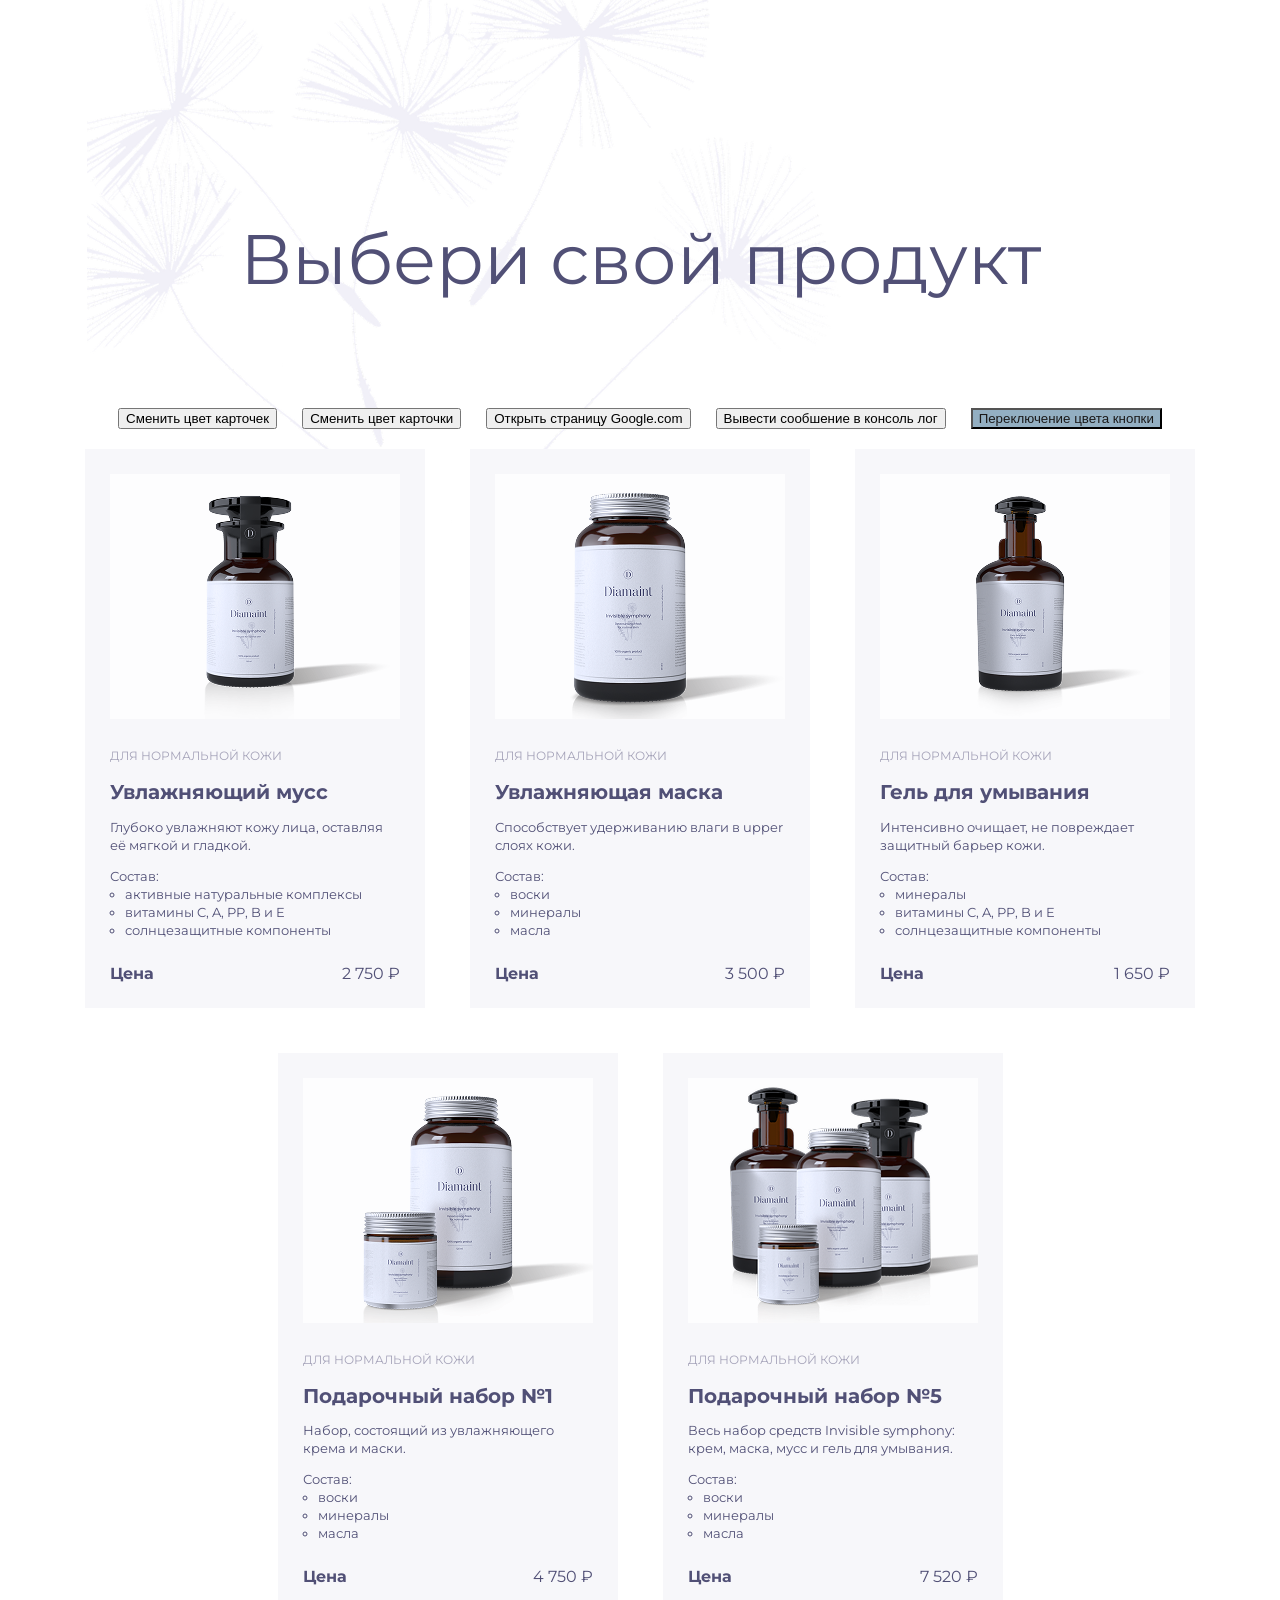
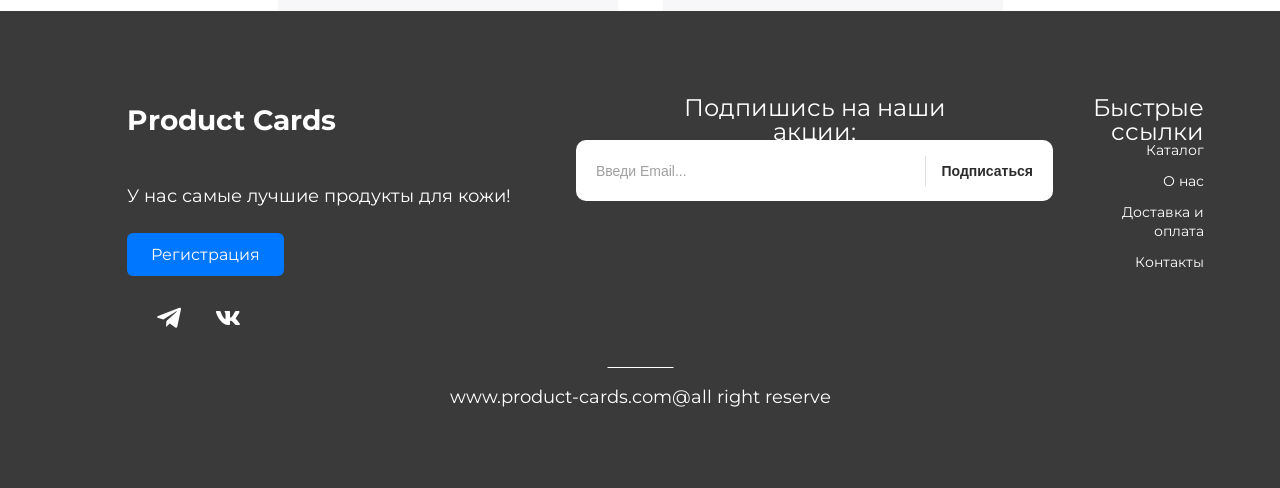
<file: index.html>
<!DOCTYPE html>
<html lang="en">

<head>
  <meta charset="UTF-8">
  <meta name="viewport" content="width=device-width, initial-scale=1.0">
  <title>Document</title>
  <link rel="stylesheet" href="style.css">
</head>

<body>
  <div id="overlay" class="overlay"></div>
  <main class="catalog">
    <div class="container catalog__container">
      <h1 class="title catalog__title">Выбери свой продукт</h1>
      <div class="products__buttons">
        <button id="change-color-products-cards-button">Сменить цвет карточек</button>
        <button id="button-card-color-change">Сменить цвет карточки</button>
        <button id="open-google">Открыть страницу Google.com</button>
        <button id="output-console-log">Вывести сообшение в консоль лог</button>
        <button id="toggle-color-button">Переключение цвета кнопки</button>
      </div>
      <ul class="products products-cards ">
        <li class="products__item card">
          <img src="images/moisturizing_mousse.png" alt="" class="card__image">
          <span class="card__category">для нормальной кожи</span>
          <h2 class="card__name">Увлажняющий мусс</h2>
          <div class="card__description">
            <p>Глубоко увлажняют кожу лица, оставляя её мягкой и гладкой.</p>
          </div>
          <div class="card__compaund compaund">
            <span class="compaund__name">Состав: </span>
            <ul class="compaund__list">
              <li>активные натуральные комплексы</li>
              <li>витамины С, А, РР, В И Е</li>
              <li>солнцезащитные компоненты</li>
            </ul>
          </div>
          <div class="card__price">
            <b>Цена</b>
            <span>2 750 &#8381;</span>
          </div>
        </li>

        <li class="products__item card">
          <img src="images/moisturizing_mask.png" alt="" class="card__image">
          <span class="card__category">для нормальной кожи</span>
          <h2 class="card__name">Увлажняющая маска</h2>
          <div class="card__description">
            <p>Способствует удерживанию влаги в верхних слоях кожи.</p>
          </div>
          <div class="card__compaund compaund">
            <span class="compaund__name">Состав: </span>
            <ul class="compaund__list">
              <li>воски</li>
              <li>минералы</li>
              <li>масла</li>
            </ul>
          </div>
          <div class="card__price">
            <b>Цена</b>
            <span>3 500 &#8381;</span>
          </div>
        </li>


        <li class="products__item card">
          <img src="images/cleansing_gel.png" alt="" class="card__image">
          <span class="card__category">для нормальной кожи</span>
          <h2 class="card__name">Гель для умывания</h2>
          <div class="card__description">
            <p>Интенсивно очищает, не повреждает защитный барьер кожи.</p>
          </div>
          <div class="card__compaund compaund">
            <span class="compaund__name">Состав: </span>
            <ul class="compaund__list">
              <li>минералы</li>
              <li>витамины С, А, РР, В И Е</li>
              <li>солнцезащитные компоненты</li>
            </ul>
          </div>
          <div class="card__price">
            <b>Цена</b>
            <span>1 650 &#8381;</span>
          </div>
        </li>


        <li class="products__item card">
          <img src="images/Gift-Set-1.png" alt="" class="card__image">
          <span class="card__category">для нормальной кожи</span>
          <h2 class="card__name">Подарочный набор №1</h2>
          <div class="card__description">
            <p>Набор, состоящий из увлажняющего крема и маски.</p>
          </div>
          <div class="card__compaund compaund">
            <span class="compaund__name">Состав: </span>
            <ul class="compaund__list">
              <li>воски</li>
              <li>минералы</li>
              <li>масла</li>
            </ul>
          </div>
          <div class="card__price">
            <b>Цена</b>
            <span>4 750 &#8381;</span>
          </div>
        </li>


        <li class="products__item card">
          <img src="images/Gift-set-5.png" alt="" class="card__image">
          <span class="card__category">для нормальной кожи</span>
          <h2 class="card__name">Подарочный набор №5</h2>
          <div class="card__description">
            <p>Весь набор средств Invisible symphony, крем, маска, мусс и гель для умывания.</p>
          </div>
          <div class="card__compaund compaund">
            <span class="compaund__name">Состав: </span>
            <ul class="compaund__list">
              <li>воски</li>
              <li>минералы</li>
              <li>масла</li>
            </ul>
          </div>
          <div class="card__price">
            <b>Цена</b>
            <span>7 520 &#8381;</span>
          </div>
        </li>
      </ul>


      <template id="product-template">
        <li class="products__item card">
          <img src="" alt="" class="card__image">
          <span class="card__category">для нормальной кожи</span>
          <h2 class="card__name"></h2>
          <div class="card__description">
            <p></p>
          </div>
          <div class="card__compaund compaund">
            <span class="compaund__name">Состав: </span>
            <ul class="compaund__list">
            </ul>
          </div>
          <div class="card__price">
            <b>Цена</b>
            <span></span>
          </div>
        </li>
      </template>
    </div>
  </main>


  <footer class="footer">
    <div class="container footer__container">
      <div class="footer__brand">
        <h2 class="footer__brand">Product Cards</h2>
        <p class="footer__subtitle">У нас самые лучшие продукты для кожи!</p>
        <button id="open-modal-btn">Регистрация</button>
        <div class="social-links">
          <a href="https://t.me" target="_blank" rel="noopener" class="icon-item tg-link" aria-label="Telegram">
            <img src="images/icon-telegram.svg" alt="Telegram" width="24" height="24">
          </a>
          <a href="https://vk.com" target="_blank" rel="noopener" class="icon-item vk-link" aria-label="ВКонтакте">
            <img src="images/icon-vk.svg" alt="ВКонтакте" width="24" height="24">
          </a>
        </div>
      </div>
      <div class="footer__subscribe">
        <h3 class="footer__block-title">Подпишись на наши акции:</h3>
        <form class="footer__form">
          <div class="footer__input-group">
            <input type="email" id="subscribe-email" placeholder="Введи Email..." required class="footer__input">
            <div class="footer__divider"></div>
            <button type="submit" id="subscribe-submit" class="footer__submit-btn">Подписаться</button>
            <div class="footer__bottom-info">
              <div class="footer__line"></div>
              <p class="footer__copyright">www.product-cards.com@all right reserve</p>
            </div>
          </div>
        </form>
      </div>
      <div class="footer__links">
        <h3 class="footer__block-title">Быстрые ссылки</h3>
        <ul class="footer__list">
          <li><a href="#" class="footer__link">Каталог</a></li>
          <li><a href="#" class="footer__link">О нас</a></li>
          <li><a href="#" class="footer__link">Доставка и оплата</a></li>
          <li><a href="#" class="footer__link">Контакты</a></li>
        </ul>
      </div>
    </div>
  </footer>

  <div id="modal" class="modal">
    <div class="modal-content">
      <button id="close-modal-btn" class="modal-close">&times;</button>
      <h2>Регистрация</h2>
      <form class="modal-form" id="reg-form">
        <input type="text" id="reg-name" name="name" placeholder="Имя" required>
        <input type="text" id="reg-surname" name="surname" placeholder="Фамилия" required>
        <input type="date" id="reg-date" name="birthDate" placeholder="дд.мм.гггг" required>
        <input type="text" id="reg-login" name="login" placeholder="Логин" required>
        <input type="password" id="reg-password" name="password" placeholder="Пароль" required>
        <input type="password" id="reg-password-confirm" name="passwordConfirm" placeholder="Повторите пароль" required>
        <button type="submit" class="submit-btn">Зарегистрироваться</button>
      </form>
    </div>
  </div>
  <script src="main.js" type="module"></script>
</body>

</html>
</file>
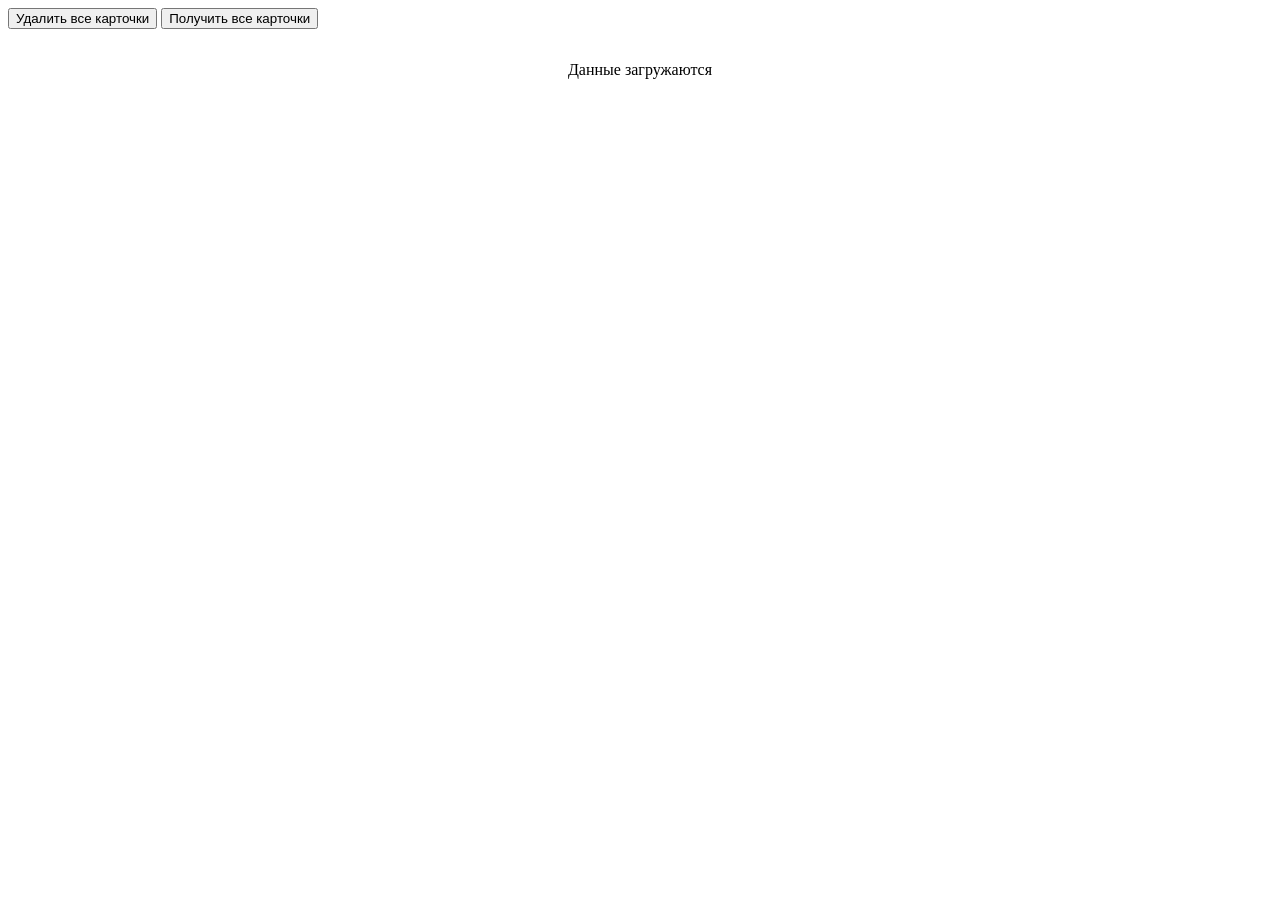
<file: async/async.html>
<!DOCTYPE html>
<html lang="ru">

<head>
  <meta charset="UTF-8">
  <meta name="viewport" content="width=device-width, initial-scale=1.0">
  <title>Async</title>
  <link rel="stylesheet" href="style.css">
</head>

<body>
  <button id="deleteAll">Удалить все карточки</button>
  <button id="getAll">Получить все карточки</button>

  <p id="message"></p>

  <div id="app">
    <p id="loading">Данные загружаются</p>
  </div>

  <template id="userTemplate">
    <div class="card">
      <h2 class="userName"></h2>
      <p class="userEmail"></p>
      <p class="userAge"></p>
      <button class="deleteButton">Удалить</button>
    </div>
  </template>

  <script src="async.js"></script>
</body>

</html>
</file>
<file: style.css>
* {
  box-sizing: border-box;
}

body {
  padding: 0;
  margin: 0;
  color: #515076;
  font-family: "Montserrat";
}

@font-face {
  font-family: "Montserrat";
  src: url("font/Montserrat-Bold.woff") format("woff");
  font-weight: 700;
}

@font-face {
  font-family: "Montserrat";
  src: url("font/Montserrat-Regular.woff") format("woff");
  font-weight: 400;
  font-size: 13px;
}

.container {
  max-width: 1280px;
  margin: 0 auto;
}

.catalog__container {
  background-image: url("images/backgraund_dandelions.png");
  background-repeat: no-repeat;
  background-position: 87px -87px;
  padding-top: 220px;
}

.catalog__title {
  margin-top: 0px;
  margin-bottom: 110px;
}

.title {
  font-size: 70px;
  font-weight: 400;
  line-height: 78px;
  text-align: center;
}

.products__buttons {
  display: flex;
  justify-content: center;
  flex-wrap: wrap;
  column-gap: 25px;
  padding-bottom: 20px;
}

.buttons {
  height: 40px;
  background-color: #F7F7FA;
}

#toggle-color-button {
  background-color: #93afc2;
  color: rgb(27, 26, 26);
  transition: background-color 0.3s ease;
}

#toggle-color-button.active {
  background-color: #2ecc71;
}

.products-cards {
  list-style: none;
  padding: 0;
  margin: 0;
}

.card {
  background-color: #F7F7FA;
  padding: 25px;
  width: 100%;
}

.card__image {
  width: 290px;
  height: 245px;
  display: block;
}

.card__category {
  display: block;
  font-size: 12px;
  line-height: 24px;
  text-transform: uppercase;
  margin-top: 25px;
  margin-bottom: 15px;
  color: #A5A3B9;
}

.card__name {
  font-size: 20px;
  margin-top: 5px;
  line-height: 27px;
}

.card__description {
  margin-top: 5px;
  margin-bottom: 10px;
  min-height: 36px;
  font-size: 13px;
  line-height: 18px;
}

.card__compaund {
  font-size: 13px;
  line-height: 18px;
  margin-bottom: 20px;
}

.card__name {
  font-size: 13;
  line-height: 18px;
}

.compaund__list {
  font-size: 13px;
  line-height: 18px;
  padding-left: 15px;
}

.card__price {
  display: flex;
  margin-top: 25px;
  justify-content: space-between;
}

.products {
  display: flex;
  flex-wrap: wrap;
  justify-content: center;
  gap: 45px;
}

.products__item {
  width: 340px;
}

.footer {
  background-color: #3A3A3A;
  height: 477px;
  padding: 65px 70px 28px 70px;
}

.footer__container {
  display: flex;
  justify-content: space-between;
  align-items: flex-start;
  flex-wrap: nowrap;
  gap: 40px;
  position: relative;
  width: 90%;
  max-width: 1800px;
  height: 350px;
  margin: 0 auto;
}

.footer__list {
  list-style: none;
  padding: 0;
  margin: 0;
}

.footer__list li {
  margin-bottom: 12px;
}

.footer__link {
  color: #ffffff;
  text-decoration: none;
  font-size: 14px;
  transition: opacity 0.2s;
}

.footer__link:hover {
  opacity: 0.7;
}

.footer__brand {
  color: #FFFFFF;
  width: 409px;
  height: 60px;
  font-size: 28px;
  font-weight: 800;
  line-height: 153%;
  text-align: left;
}

.footer__subtitle {
  color: #FFFFFF;
  width: 409px;
  height: 28px;
  font-size: 18px;
  font-weight: 400;
  line-height: 154%;
  text-align: left;
}

#open-modal-btn {
  display: inline-block;
  padding: 12px 24px;
  font-family: inherit;
  font-size: 16px;
  font-weight: 500;
  color: #ffffff;
  background-color: #0077ff;
  border: none;
  border-radius: 6px;
  cursor: pointer;
  transition: background-color 0.2s ease, transform 0.1s ease;
}

#open-modal-btn:hover {
  background-color: #0062cc;
}

#open-modal-btn:active {
  transform: scale(0.98);
}

#open-modal-btn:focus-visible {
  outline: 3px solid rgba(0, 119, 255, 0.4);
  outline-offset: 2px;
}

.social-links {
  display: flex;
  gap: 15px;
  align-items: center;
  padding: 20px;
}

.icon-item {
  display: inline-flex;
  justify-content: center;
  align-items: center;
  width: 44px;
  height: 44px;
  transition: transform 0.2s ease;
}

.icon-item img {
  width: 24px;
  height: 24px;
}

.icon-item.tg-link:hover,
.icon-item.tg-link:focus,
.icon-item.vk-link:hover,
.icon-item.vk-link:focus {
  transform: translateY(-2px);
}


.footer__subscribe {
  display: flex;
  flex-direction: column;
  align-items: center;
  text-align: center;
}

.footer__block-title {
  max-width: 350px;
  width: 100%;
  height: 29px;
  font-size: 24px;
  color: #ffffff;
  margin: 20px 0 15px 0;
  font-weight: 400;
  line-height: 100%;
}

.footer__input-group {
  display: flex;
  align-items: center;
  background-color: #ffffff;
  border-radius: 10px;
  width: 477px;
  height: 61px;
  padding: 0 20px;
  box-sizing: border-box;
  transition: box-shadow 0.2s ease;
}

.footer__input-group:focus-within {
  box-shadow: 0 0 12px rgba(255, 255, 255, 0.3);
}

.footer__input {
  flex-grow: 1;
  border: none;
  background: transparent;
  font-size: 14px;
  color: #000000;
  outline: none;
  padding: 10px 0;
}

.footer__input::placeholder {
  color: #a0a0a0;
}

.footer__divider {
  width: 1px;
  height: 30px;
  background-color: #e0e0e0;
  margin: 0 15px;
}

.footer__submit-btn {
  border: none;
  background: transparent;
  font-size: 14px;
  font-weight: 600;
  color: #2b2b2b;
  cursor: pointer;
  padding: 10px 0;
  white-space: nowrap;
  transition: color 0.2s ease;
}

.footer__submit-btn:hover {
  color: #000000;
}

.footer__bottom-info {
  position: absolute;
  bottom: 20px;
  left: 50%;
  transform: translateX(-50%);
  display: flex;
  flex-direction: column;
  align-items: center;
  gap: 20px;
}

.footer__line {
  width: 66px;
  height: 1px;
  background-color: #ffffff;
}

.footer__copyright {
  font-family: 'Montserrat', sans-serif;
  font-size: 18px;
  font-weight: 400;
  line-height: 1;
  color: #ffffff;
  white-space: nowrap;
  margin: 0;
}

.footer__links {
  display: flex;
  flex-direction: column;
  align-items: flex-end;
  text-align: right;
}

.overlay {
  display: none;
  position: fixed;
  top: 0;
  left: 0;
  width: 100%;
  height: 100%;
  background-color: rgba(0, 0, 0, 0.5);
  z-index: 999;
}
.overlay-showed {
  display: block;
}

.modal {
  display: none;
  position: fixed;
  top: 50%;
  left: 50%;
  transform: translate(-50%, -50%);
  z-index: 1000;
}
.modal.open {
  display: block;
}

.modal-content {
  background-color: #ffffff;
  padding: 30px 40px;
  border-radius: 8px;
  position: relative;
  width: 420px;
  box-shadow: 0px 4px 20px rgba(0, 0, 0, 0.2);
}

.modal-content h2 {
  font-family: 'Montserrat', sans-serif;
  font-size: 20px;
  font-weight: 700;
  color: #000000;
  margin-bottom: 20px;
}

.modal-close {
  position: absolute;
  top: 20px;
  right: 20px;
  background: none;
  border: none;
  color: #333333;
  font-size: 24px;
  cursor: pointer;
}

.modal-form {
  display: flex;
  flex-direction: column;
  gap: 12px;
}

.modal-form input {
  font-family: 'Montserrat', sans-serif;
  font-size: 14px;
  padding: 12px 16px;
  border: 1px solid #cccccc;
  border-radius: 6px;
  outline: none;
}

.modal-form input:focus {
  border-color: #000000;
}

.submit-btn {
  font-family: 'Montserrat', sans-serif;
  font-size: 16px;
  font-weight: 600;
  background-color: #222222;
  color: #ffffff;
  padding: 14px;
  border: none;
  border-radius: 6px;
  cursor: pointer;
  margin-top: 10px;
}
</file>
<file: async/style.css>
#loading {
  text-align: center;
}

#app {
  display: flex;
  flex-wrap: wrap;
  justify-content: center;
  gap: 20px;
}

.card {
  width: 250px;
  padding: 16px;
  border: 1px solid #ccc;
  border-radius: 8px;

}
</file>
